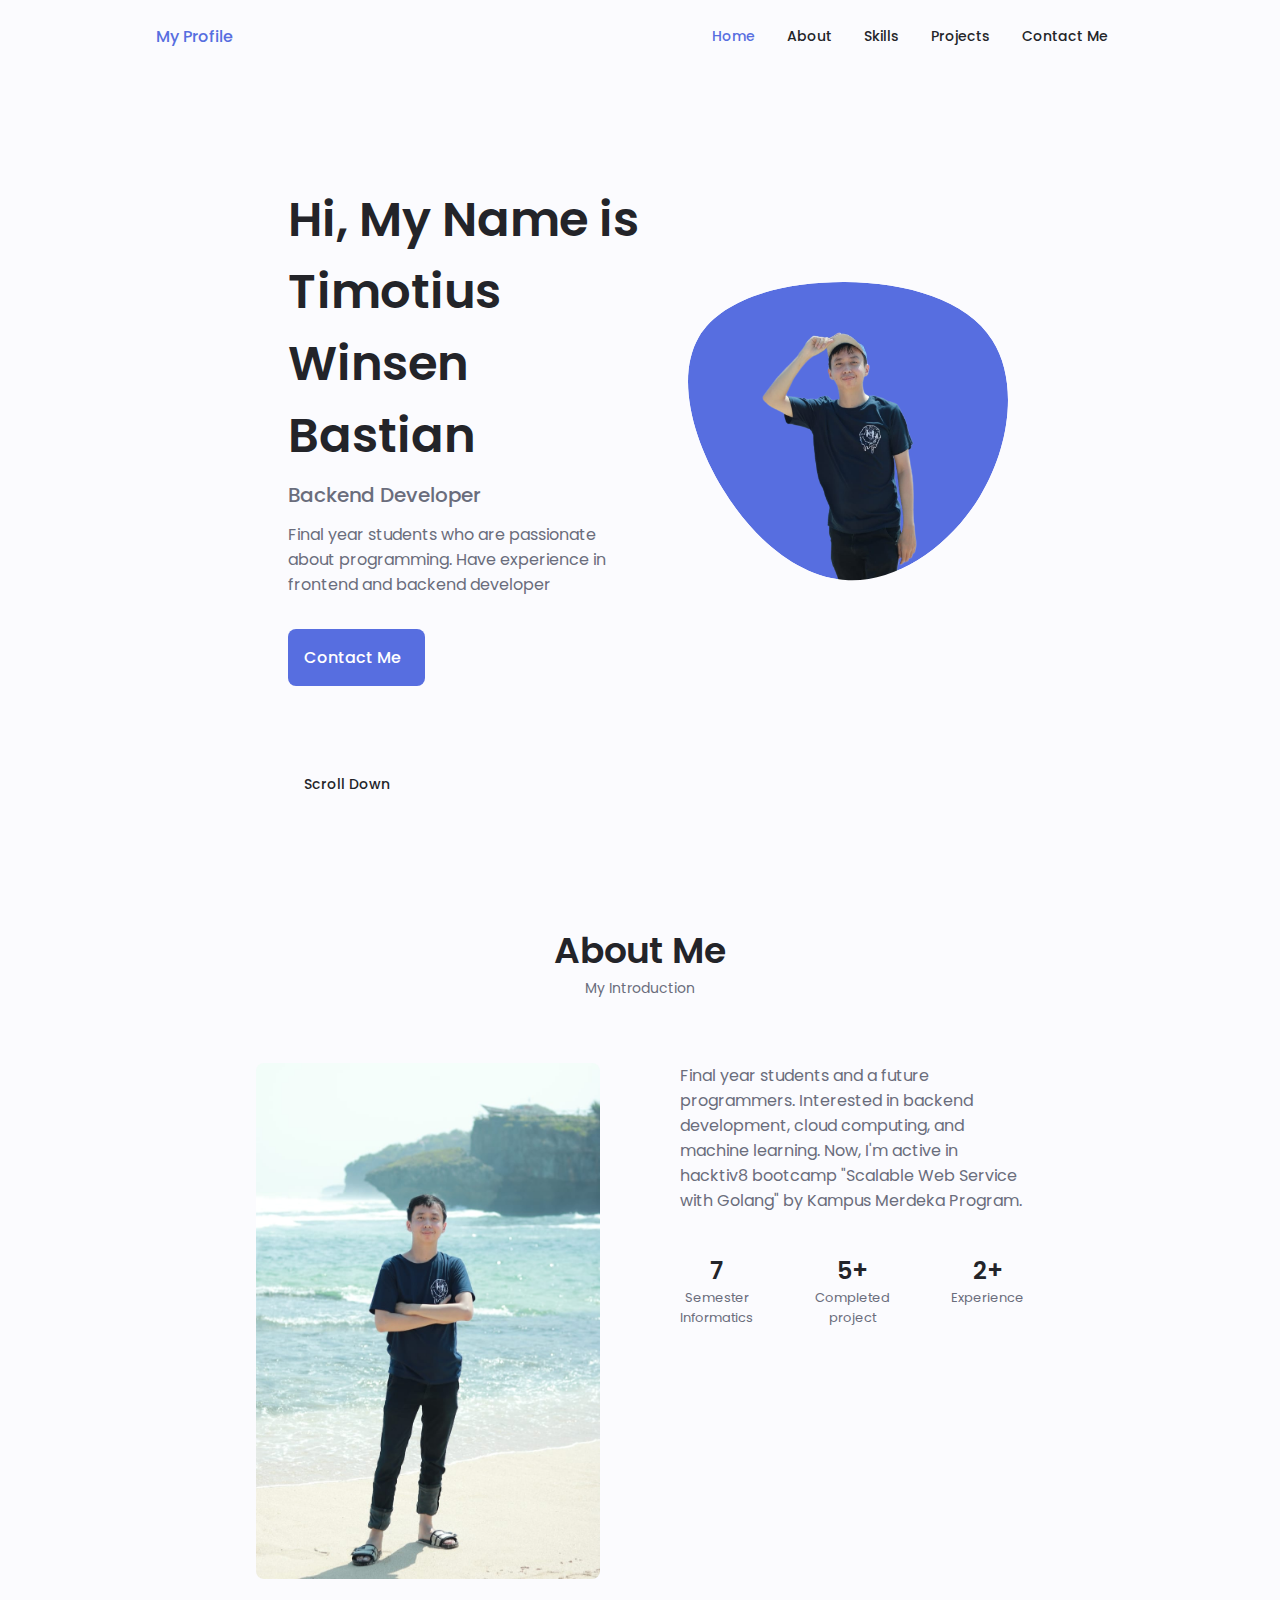
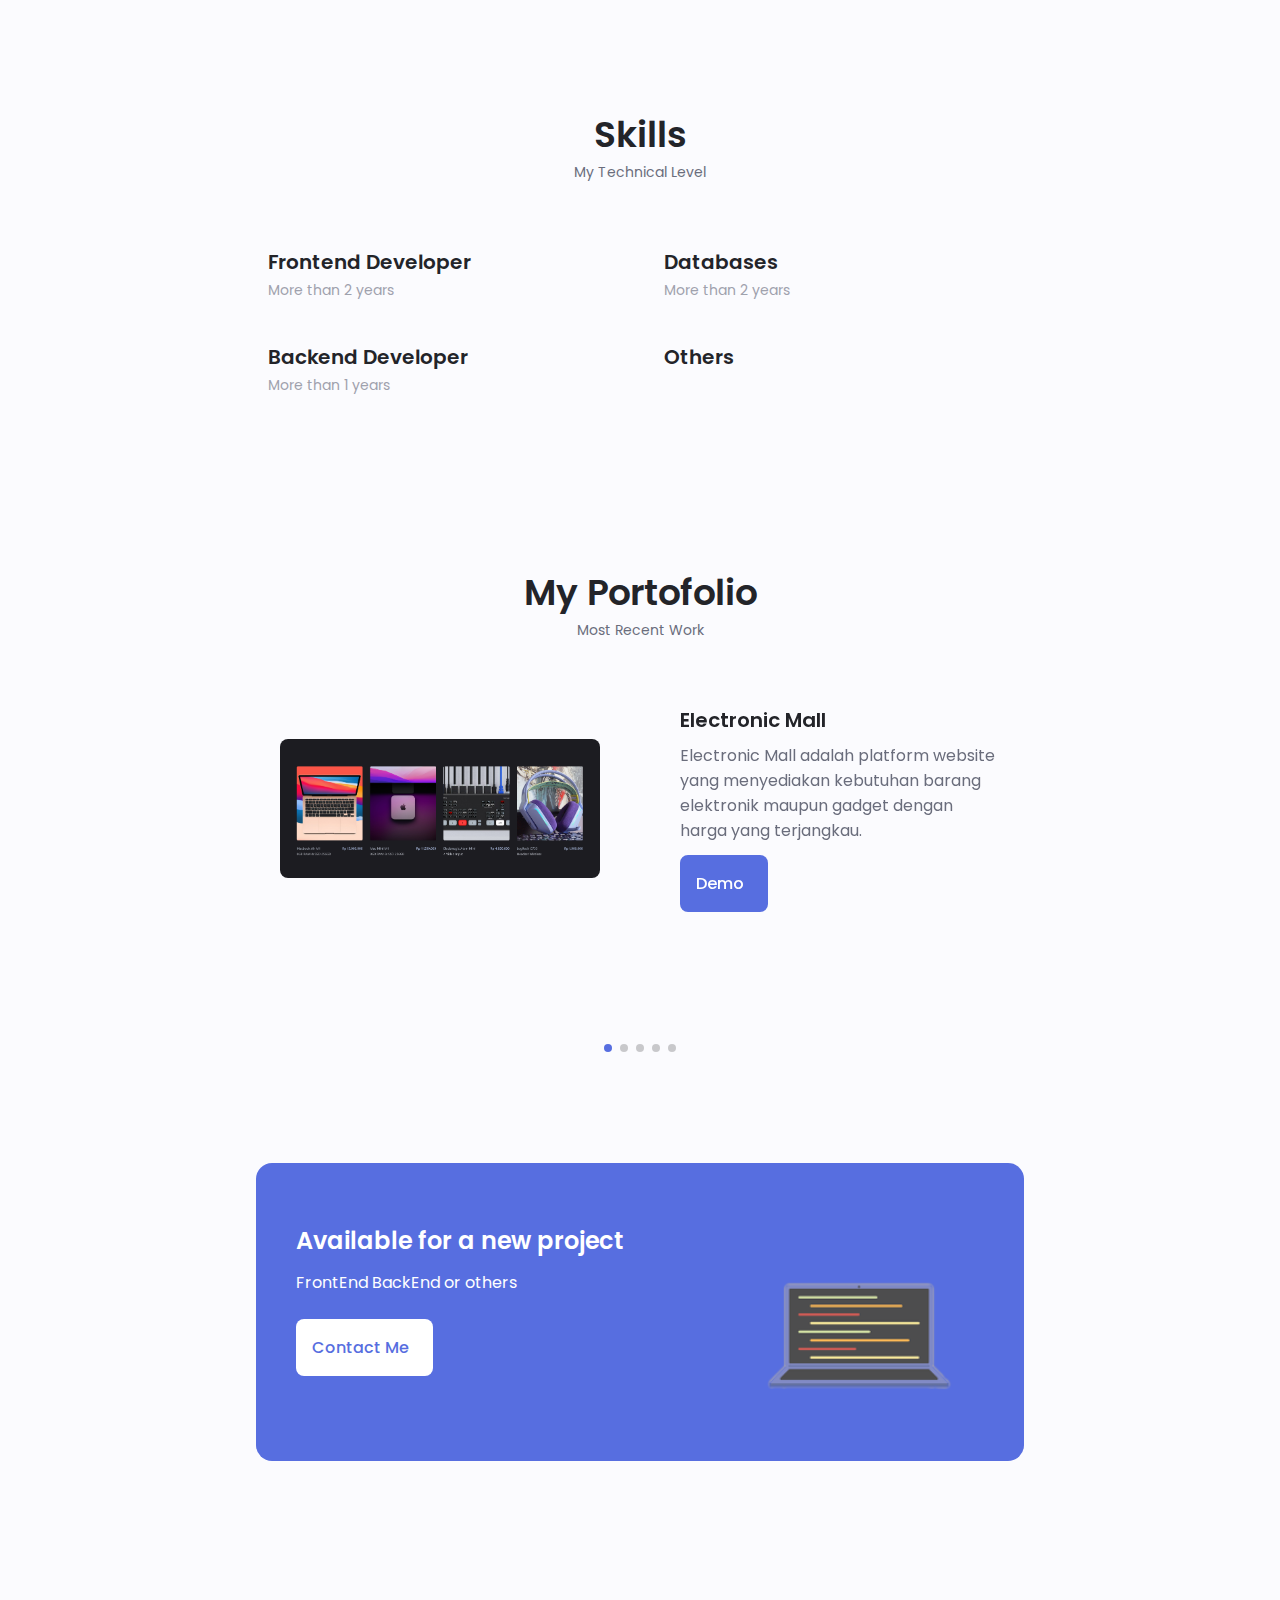
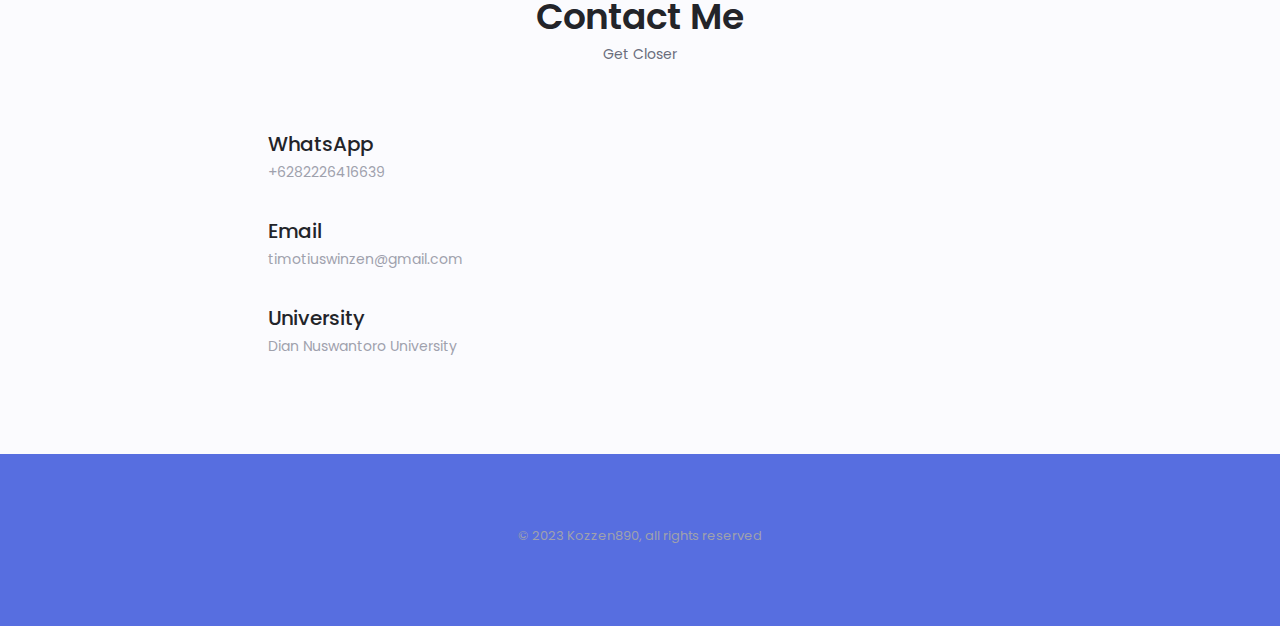
<file: index.html>
<!DOCTYPE html>
<html lang="en">
  <head>
    <meta charset="UTF-8" />
    <meta name="viewport" content="width=device-width, initial-scale=1.0" />
    <title>My Personal Website</title>
    <!--==================== UNICONS ====================-->
    <link rel="stylesheet" href="https://unicons.iconscout.com/release/v4.0.8/css/line.css" />
    <!--==================== SWIPER CSS ====================-->
    <link rel="stylesheet" href="https://cdn.jsdelivr.net/npm/swiper@11.0.5/swiper-bundle.min.css">

    <!--==================== CSS ====================-->
    <link rel="stylesheet" href="./assets/style.css" />
  </head>
  <body>
    <header class="header" id="header">
      <nav class="nav container">
        <a href="#" class="nav_logo">My Profile</a>

        <div class="nav_menu" id="nav-menu">
          <ul class="nav_list grid">
            <li class="nav_item">
              <a href="#home" class="nav_link active-link"> <i class="uil uil-estate nav_icon"></i> Home </a>
            </li>
            <li class="nav_item">
              <a href="#about" class="nav_link"> <i class="uil uil-user nav_icon"></i> About </a>
            </li>
            <li class="nav_item">
              <a href="#skills" class="nav_link"> <i class="uil uil-file-info-alt nav_icon"></i> Skills </a>
            </li>
            <li class="nav_item">
              <a href="#projects" class="nav_link"> <i class="uil uil-server-network nav_icon"></i> Projects </a>
            </li>
            <li class="nav_item">
              <a href="#messages" class="nav_link"> <i class="uil uil-message nav_icon"></i> Contact Me </a>
            </li>
          </ul>
          <i class="uil uil-times nav_close" id="nav-close"></i>
        </div>

        <div class="nav_btns">
          <i class="uil uil-moon change-theme" id="theme-button"></i>

          <div class="nav_toggle" id="nav-toggle">
            <i class="uil uil-apps"></i>
          </div>
        </div>
      </nav>
    </header>

    <main class="main">
      <!--==================== HOME ====================-->
      <section class="home section" id="home">
        <div class="home_container container grid">
          <div class="home_content grid">
            <div class="home_social">
              <a href="https://www.linkedin.com/in/timotius-winsen-bastian-09208426a/" class="home_social-icon">
                <i class="uil uil-linkedin"></i>
              </a>
              <a href="https://github.com/Kozzen890" class="home_social-icon">
                <i class="uil uil-github"></i>
              </a>
              <a href="https://www.instagram.com/timwinsen18_/" class="home_social-icon">
                <i class="uil uil-instagram-alt"></i>
              </a>
            </div>

            <div class="home_img">
              <svg class="home_blob" viewBox="0 0 200 187" xmlns="http://www.w3.org/2000/svg" xmlns:xlink="http://www.w3.org/1999/xlink">
                <mask id="mask0" mask-type="alpha">
                  <path
                    d="M190.312 36.4879C206.582 62.1187 201.309 102.826 182.328 134.186C163.346 165.547 
        130.807 187.559 100.226 186.353C69.6454 185.297 41.0228 161.023 21.7403 129.362C2.45775 
        97.8511 -7.48481 59.1033 6.67581 34.5279C20.9871 10.1032 59.7028 -0.149132 97.9666 
        0.00163737C136.23 0.303176 174.193 10.857 190.312 36.4879Z"
                  />
                </mask>
                <g mask="url(#mask0)">
                  <path
                    d="M190.312 36.4879C206.582 62.1187 201.309 102.826 182.328 134.186C163.346 
        165.547 130.807 187.559 100.226 186.353C69.6454 185.297 41.0228 161.023 21.7403 
        129.362C2.45775 97.8511 -7.48481 59.1033 6.67581 34.5279C20.9871 10.1032 59.7028 
        -0.149132 97.9666 0.00163737C136.23 0.303176 174.193 10.857 190.312 36.4879Z"
                  />
                  <image class="home_blob-img" x="20" y="-50" xlink:href="assets/img/prof2.png" />
                </g>
              </svg>
            </div>

            <div class="home_data">
              <h1 class="home_title">Hi, My Name is Timotius Winsen Bastian</h1>
              <h3 class="home_subtitle">Backend Developer</h3>
              <p class="home_desc">Final year students who are passionate about programming. Have experience in frontend and backend developer</p>
              <a href="#messages" class="button button-flex"> Contact Me <i class="uil uil-message button_icon"></i> </a>
            </div>
          </div>
          <div class="home_scroll">
            <a href="#about" class="home_scroll-button button-flex">
              <i class="uil uil-mouse-alt-2 home_scroll-mouse"></i>
              <span class="home_scroll-name">Scroll Down</span>
              <i class="uil uil-arrow-down home_scroll-arrow"></i>
            </a>
          </div>
        </div>
      </section>

      <!--==================== ABOUT ====================-->
      <section class="about section" id="about">
        <h2 class="section_title">About Me</h2>
        <span class="section_subtitle">My Introduction</span>

        <div class="about_container container grid">
          <img src="./assets/img/profil.jpeg" alt="" class="about_img" />

          <div class="about_data">
            <p class="about_desc">
              Final year students and a future programmers. Interested in backend development, cloud computing, and machine learning. Now, I'm active in hacktiv8 bootcamp "Scalable Web Service with Golang" by Kampus Merdeka Program.
            </p>
            <div class="about_info">
              <div>
                <span class="about_info-title">7</span>
                <span class="about_info-name"
                  >Semester <br />
                  Informatics</span
                >
              </div>
              <div>
                <span class="about_info-title">5+</span>
                <span class="about_info-name"
                  >Completed <br />
                  project</span
                >
              </div>
              <div>
                <span class="about_info-title">2+</span>
                <span class="about_info-name">Experience</span>
              </div>
            </div>

            <!-- <div class="about_buttons">
              <a href="" class="button button-flex"></a>
            </div> -->
          </div>
        </div>
      </section>

      <!--==================== SKILLS ====================-->
      <section class="skills section" id="skills">
        <h2 class="section_title">Skills</h2>
        <span class="section_subtitle">My Technical Level</span>

        <div class="skills_container container grid">
          <div>
            <!-- SKILLS 1 -->
            <div class="skills_content skills_close">
              <div class="skills_header">
                <i class="uil uil-brackets-curly skills_icon"></i>

                <div>
                  <h1 class="skills_title">Frontend Developer</h1>
                  <span class="skills_subtitle">More than 2 years</span>
                </div>

                <i class="uil uil-angle-down skills_arrow"></i>
              </div>

              <div class="skill_list grid">
                <div class="skills_data">
                  <div class="skills_titles">
                    <h3 class="skills_name">HTML & CSS</h3>
                    <span class="skills_number">100%</span>
                  </div>
                  <div class="skills_bar">
                    <span class="skills_percentage skills_html"></span>
                  </div>
                </div>

                <div class="skills_data">
                  <div class="skills_titles">
                    <h3 class="skills_name">Bootstrap & Tailwind</h3>
                    <span class="skills_number">95%</span>
                  </div>
                  <div class="skills_bar">
                    <span class="skills_percentage skills_css"></span>
                  </div>
                </div>

                <div class="skills_data">
                  <div class="skills_titles">
                    <h3 class="skills_name">Javascript</h3>
                    <span class="skills_number">80%</span>
                  </div>
                  <div class="skills_bar">
                    <span class="skills_percentage skills_js"></span>
                  </div>
                </div>

                <div class="skills_data">
                  <div class="skills_titles">
                    <h3 class="skills_name">PHP</h3>
                    <span class="skills_number">80%</span>
                  </div>
                  <div class="skills_bar">
                    <span class="skills_percentage skills_php"></span>
                  </div>
                </div>

                <div class="skills_data">
                  <div class="skills_titles">
                    <h3 class="skills_name">CodeIgniter</h3>
                    <span class="skills_number">80%</span>
                  </div>
                  <div class="skills_bar">
                    <span class="skills_percentage skills_ci"></span>
                  </div>
                </div>

                <div class="skills_data">
                  <div class="skills_titles">
                    <h3 class="skills_name">Laravel</h3>
                    <span class="skills_number">70%</span>
                  </div>
                  <div class="skills_bar">
                    <span class="skills_percentage skills_laravel"></span>
                  </div>
                </div>

                <div class="skills_data">
                  <div class="skills_titles">
                    <h3 class="skills_name">React JS [Novice]</h3>
                    <span class="skills_number">55%</span>
                  </div>
                  <div class="skills_bar">
                    <span class="skills_percentage skills_react"></span>
                  </div>
                </div>
              </div>
            </div>

            <!-- SKILLS 2 -->
            <div class="skills_content skills_close">
              <div class="skills_header">
                <i class="uil uil-server-network skills_icon"></i>

                <div>
                  <h1 class="skills_title">Backend Developer</h1>
                  <span class="skills_subtitle">More than 1 years</span>
                </div>

                <i class="uil uil-angle-down skills_arrow"></i>
              </div>

              <div class="skill_list grid">
                <div class="skills_data">
                  <div class="skills_titles">
                    <h3 class="skills_name">Express JS</h3>
                    <span class="skills_number">85%</span>
                  </div>
                  <div class="skills_bar">
                    <span class="skills_percentage skills_express_js"></span>
                  </div>
                </div>

                <div class="skills_data">
                  <div class="skills_titles">
                    <h3 class="skills_name">Golang</h3>
                    <span class="skills_number">90%</span>
                  </div>
                  <div class="skills_bar">
                    <span class="skills_percentage skills_golang"></span>
                  </div>
                </div>

                <div class="skills_data">
                  <div class="skills_titles">
                    <h3 class="skills_name">Node Js</h3>
                    <span class="skills_number">95%</span>
                  </div>
                  <div class="skills_bar">
                    <span class="skills_percentage skills_node_js"></span>
                  </div>
                </div>

                <div class="skills_data">
                  <div class="skills_titles">
                    <h3 class="skills_name">Python</h3>
                    <span class="skills_number">65%</span>
                  </div>
                  <div class="skills_bar">
                    <span class="skills_percentage skills_py"></span>
                  </div>
                </div>

                <div class="skills_data">
                  <div class="skills_titles">
                    <h3 class="skills_name">Flask</h3>
                    <span class="skills_number">65%</span>
                  </div>
                  <div class="skills_bar">
                    <span class="skills_percentage skills_flask"></span>
                  </div>
                </div>

                <div class="skills_data">
                  <div class="skills_titles">
                    <h3 class="skills_name">Google Cloud Platform [GCP]</h3>
                    <span class="skills_number">85%</span>
                  </div>
                  <div class="skills_bar">
                    <span class="skills_percentage skills_gcp"></span>
                  </div>
                </div>
              </div>
            </div>
          </div>

          <div>
            <!-- SKILLS 3 -->
            <div class="skills_content skills_close">
              <div class="skills_header">
                <i class="uil uil-database skills_icon"></i>

                <div>
                  <h1 class="skills_title">Databases</h1>
                  <span class="skills_subtitle">More than 2 years</span>
                </div>

                <i class="uil uil-angle-down skills_arrow"></i>
              </div>

              <div class="skill_list grid">
                <div class="skills_data">
                  <div class="skills_titles">
                    <h3 class="skills_name">MySQL</h3>
                    <span class="skills_number">95%</span>
                  </div>
                  <div class="skills_bar">
                    <span class="skills_percentage skills_mysql"></span>
                  </div>
                </div>

                <div class="skills_data">
                  <div class="skills_titles">
                    <h3 class="skills_name">PostgreSQL</h3>
                    <span class="skills_number">90%</span>
                  </div>
                  <div class="skills_bar">
                    <span class="skills_percentage skills_postgres"></span>
                  </div>
                </div>

                <div class="skills_data">
                  <div class="skills_titles">
                    <h3 class="skills_name">NOSQL DMBS [Novice]</h3>
                    <span class="skills_number">20%</span>
                  </div>
                  <div class="skills_bar">
                    <span class="skills_percentage skills_nosql"></span>
                  </div>
                </div>
              </div>
            </div>

            <!-- SKILLS 4 -->
            <div class="skills_content skills_close">
              <div class="skills_header">
                <i class="uil uil-ellipsis-h skills_icon"></i>

                <div>
                  <h1 class="skills_title">Others</h1>
                </div>
                <i class="uil uil-angle-down skills_arrow"></i>
              </div>

              <div class="skill_list grid">
                <div class="skills_data">
                  <div class="skills_titles">
                    <h3 class="skills_name">Football</h3>
                    <span class="skills_number">Intermediate</span>
                  </div>
                </div>

              <div class="skill_list grid">
                <div class="skills_data">
                  <div class="skills_titles">
                    <h3 class="skills_name">Railway App [Deployment]</h3>
                    <span class="skills_number">Proficient</span>
                  </div>
                </div>

                <div class="skills_data">
                  <div class="skills_titles">
                    <h3 class="skills_name">Badminton</h3>
                    <span class="skills_number">Intermediate</span>
                  </div>
                </div>

                <div class="skills_data">
                  <div class="skills_titles">
                    <h3 class="skills_name">Chess</h3>
                    <span class="skills_number">Intermediate</span>
                  </div>
                </div>
                <div class="skills_data">
                  <div class="skills_titles">
                    <h3 class="skills_name">Music [Drum & Cajon]</h3>
                    <span class="skills_number">Intermediate</span>
                  </div>
                </div>

                <div class="skills_data">
                  <div class="skills_titles">
                    <h3 class="skills_name">BroadCast Engineer</h3>
                    <span class="skills_number">Proficient</span>
                  </div>
                </div>

                <div class="skills_data">
                  <div class="skills_titles">
                    <h3 class="skills_name">Switcher</h3>
                    <span class="skills_number">Intermediate</span>
                  </div>
                </div>

                <div class="skills_data">
                  <div class="skills_titles">
                    <h3 class="skills_name">Editing</h3>
                    <span class="skills_number">Novice</span>
                  </div>
                </div>

                <div class="skills_data">
                  <div class="skills_titles">
                    <h3 class="skills_name">English</h3>
                    <span class="skills_number">Intermediate</span>
                  </div>
                </div>
              </div>
            </div>
          </div>
        </div>
      </section>

      <!--==================== PORTFOLIO ====================-->
      <section class="portfolio section" id="projects">
        <h2 class="section_title">My Portofolio</h2>
        <span class="section_subtitle">Most Recent Work</span>

        <div class="portofolio_container container swiper mySwiper">
          <div class="swiper-wrapper">
            <!-- PORTOFOLIO 1 -->
            <div class="portofolio_content grid swiper-slide">
              <img src="./assets/img/portofolio1.png" alt="Portofolio 1 [Electronic Mall]" class="portofolio_img" />

              <div class="portofolio_data">
                <h3 class="portofolio_title">Electronic Mall</h3>
                <p class="portofolio_desc">Electronic Mall adalah platform website yang menyediakan kebutuhan barang elektronik maupun gadget dengan harga yang terjangkau.</p>
                <a href="err.html" class="button button-flex button-small portofolio_button">
                  Demo
                  <i class="uil uil-arrow-right button_icon"></i>
                </a>
              </div>
            </div>

            <!-- PORTOFOLIO 2 -->
            <div class="portofolio_content grid swiper-slide">
              <img src="./assets/img/portofolio2.png" alt="Portofolio 2 [Toko ABC]" class="portofolio_img" />

              <div class="portofolio_data">
                <h3 class="portofolio_title">Toko ABC</h3>
                <p class="portofolio_desc">Toko ABC adalah pengembangan website Electronic Mall dengan framework Code Igniter.</p>
                <a href="err.html" class="button button-flex button-small portofolio_button">
                  Demo
                  <i class="uil uil-arrow-right button_icon"></i>
                </a>
              </div>
            </div>

            <!-- PORTOFOLIO 3 -->
            <div class="portofolio_content grid swiper-slide">
              <img src="./assets/img/portofolio3.png" alt="Portofolio 3 [Grovio]" class="portofolio_img" />

              <div class="portofolio_data">
                <h3 class="portofolio_title">Grovio</h3>
                <p class="portofolio_desc">Bangkit Academy 2023 Final Project - Grovio adalah Aplikasi mobile yang berguna untuk membuat daftar/list belanjaan bahan makakan. Aplikasi ini juga memiliki fitur Recomendation Store [Menentukan toko terdekat berdasarkan lokasi saat ini]</p>
                <a href="err.html" class="button button-flex button-small portofolio_button">
                  Demo
                  <i class="uil uil-arrow-right button_icon"></i>
                </a>

              </div>
            </div>

            <!-- PORTOFOLIO 4 -->
            <div class="portofolio_content grid swiper-slide">
              <img src="./assets/img/portofolio4.png" alt="Portofolio 4 [My-Gram]" class="portofolio_img" />

              <div class="portofolio_data">
                <h3 class="portofolio_title">MyGram Website Application</h3>
                <p class="portofolio_desc">Final Project 2 Hacktiv8 - My Gram adalah backend Service untuk aplikasi semacam instagram meliputi user, comments, social media, dan juga photo secara simple.</p>
                <a href="err.html" class="button button-flex button-small portofolio_button">
                  Demo
                  <i class="uil uil-arrow-right button_icon"></i>
                </a>
              
              </div>
            </div>

            <!-- PORTOFOLIO 5 -->
            <div class="portofolio_content grid swiper-slide">
              <img src="./assets/img/portofolio5.png" alt="Portofolio 5 [Todo-List]" class="portofolio_img" />

              <div class="portofolio_data">
                <h3 class="portofolio_title">Todo List Backend Service</h3>
                <p class="portofolio_desc">Final Project 1 Hacktiv8 - Todo List adalah sebuah backend Service untuk melakukan CRUD pada todos.</p>
                <a href="err.html" class="button button-flex button-small portofolio_button">
                  Demo
                  <i class="uil uil-arrow-right button_icon"></i>
                </a>

              </div>
            </div>
          </div>

          <!-- Add Arrows -->
          <div class="swiper-button-next">
            <i class="uil uil-angle-right swiper-portofolio-icon"></i>
          </div>
          <div class="swiper-button-prev">
            <i class="uil uil-angle-left swiper-portofolio-icon"></i>
          </div>

          <!-- Add Pagination -->
          <div class="swiper-pagination"></div>
        </div>
      </section>

      <!--==================== PROJECT IN MIND ====================-->
      <section class="project section">
        <div class="project_bg">
          <div class="project_container container grid">
            <div class="project_data">
              <h2 class="project_title">Available for a new project</h2>
              <p class="project_desc">FrontEnd BackEnd or others</p>
              <a href="#messages" class="button button-flex button-white"> Contact Me
                <i class="uil uil-chat project_icon button_icon"></i>
              </a>
            </div>

            <img src="./assets/img/background.png" alt="" class="project_img">
          </div>
        </div>
      </section>

      <!--==================== CONTACT ME ====================-->
      <section class="contact section" id="messages">
        <h2 class="section_title">Contact Me</h2>
        <span class="section_subtitle">Get Closer</span>

        <div class="contact_container container grid">
          <div>
            <div class="contact_info">
              <i class="uil uil-phone contact_icon"></i>

              <div>
                <h3 class="contact_title">WhatsApp</h3>
                <span class="contact_subtitle">+6282226416639</span>
              </div>
            </div>

            <div class="contact_info">
              <i class="uil uil-envelope-alt contact_icon"></i>

              <div>
                <h3 class="contact_title">Email</h3>
                <span class="contact_subtitle">timotiuswinzen@gmail.com</span>
              </div>
            </div>

            <div class="contact_info">
              <i class="uil uil-university contact_icon"></i>

              <div>
                <h3 class="contact_title">University</h3>
                <span class="contact_subtitle">Dian Nuswantoro University</span>
              </div>
            </div>
          </div>
        </div>
      </section>
    </main>

    <!--==================== FOOTER ====================-->
    <footer class="footer">
      <div class="footer_bg">
        <p class="footer_copy">&#169; 2023 Kozzen890, all rights reserved</p>
      </div>
    </footer>

    <!--==================== SCROLL TOP ====================-->
    <a href="#" class="scrollup" id="scroll-up">
      <i class="uil uil-arrow-up scroll-up-icon"></i>
    </a>

    <!--==================== SWIPER JS ====================-->
    <script src="https://cdn.jsdelivr.net/npm/swiper@11.0.5/swiper-bundle.min.js"></script>

    <!--==================== MAIN JS ====================-->
    <script src="./assets/js/main.js"></script>
  </body>
</html>
</file>
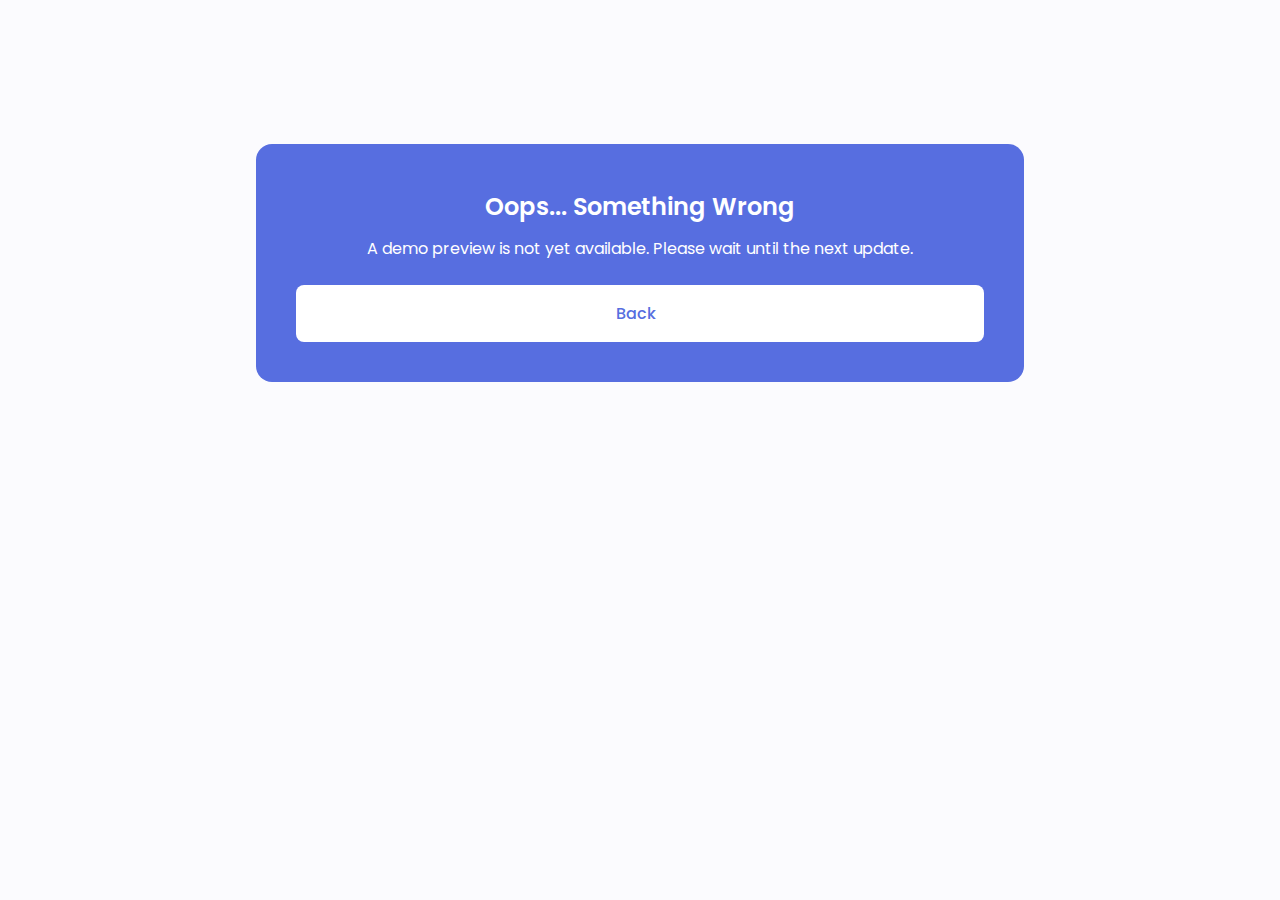
<file: err.html>
<!DOCTYPE html>
<html lang="en">
  <head>
    <meta charset="UTF-8" />
    <meta name="viewport" content="width=device-width, initial-scale=1.0" />
    <title>Something Wrong</title>
    <link rel="stylesheet" href="https://unicons.iconscout.com/release/v4.0.8/css/line.css" />
    <!--==================== SWIPER CSS ====================-->
    <link rel="stylesheet" href="https://cdn.jsdelivr.net/npm/swiper@11.0.5/swiper-bundle.min.css" />

    <!--==================== CSS ====================-->
    <link rel="stylesheet" href="./assets/style.css" />
  </head>
  <body>
    <header class="header" id="header">
      <nav class="nav container">
        <div class="nav_btns">
          <i class="uil uil-moon change-theme" id="theme-button"></i>

          <div class="nav_toggle" id="nav-toggle">
            <i class="uil uil-apps"></i>
          </div>
        </div>
      </nav>
    </header>

    <main>
      <section class="err section">
        <div class="err_bg">
          <div class="err_container container grid">
            <div class="err_data">
              <h2 class="err_title">Oops... Something Wrong</h2>
              <p class="err_desc">A demo preview is not yet available. Please wait until the next update.</p>
              <a href="/#projects" class="button button-flex button-white err_button">
                Back
                <i class="uil uil-arrow-left project_icon button_icon"></i>
              </a>
            </div>
          </div>
        </div>
      </section>
    </main>

    <!--==================== SWIPER JS ====================-->
    <script src="https://cdn.jsdelivr.net/npm/swiper@11.0.5/swiper-bundle.min.js"></script>

    <!--==================== MAIN JS ====================-->
    <script src="./assets/js/main.js"></script>
  </body>
</html>
</file>
<file: assets/style.css>
/*==================== GOOGLE FONTS ====================*/
@import url("https://fonts.googleapis.com/css2?family=Poppins:wght@400;500;600&display=swap");

/*==================== VARIABLES CSS ====================*/
:root {
  --header-height: 3rem;

  /*========== Colors ==========*/
  /* Change favorite color */
  --hue-color: 230; /*Purple 250 - Green 142 - Blue 230 - Pink 340*/

  /* HSL color mode */
  --first-color: hsl(var(--hue-color), 69%, 61%);
  --first-color-second: hsl(var(--hue-color), 69%, 61%);
  --first-color-alt: hsl(var(--hue-color), 57%, 53%);
  --first-color-lighter: hsl(var(--hue-color), 92%, 85%);
  --title-color: hsl(var(--hue-color), 8%, 15%);
  --text-color: hsl(var(--hue-color), 8%, 45%);
  --text-color-light: hsl(var(--hue-color), 8%, 65%);
  --input-color: hsl(var(--hue-color), 70%, 96%);
  --body-color: hsl(var(--hue-color), 60%, 99%);
  --container-color: #fff;
  --scroll-bar-color: hsl(var(--hue-color), 12%, 90%);
  --scroll-thumb-color: hsl(var(--hue-color), 12%, 80%);

  /*========== Font and typography ==========*/
  --body-font: "Poppins", sans-serif;

  /* .5rem = 8px, 1rem = 16px, 1.5rem = 24px ... */
  --big-font-size: 2rem;
  --h1-font-size: 1.5rem;
  --h2-font-size: 1.25rem;
  --h3-font-size: 1.125rem;
  --normal-font-size: 0.938rem;
  --small-font-size: 0.813rem;
  --smaller-font-size: 0.75rem;

  /*========== Font weight ==========*/
  --font-medium: 500;
  --font-semi-bold: 600;

  /*========== Margenes Bottom ==========*/
  /* .25rem = 4px, .5rem = 8px, .75rem = 12px ... */
  --mb-0-25: 0.25rem;
  --mb-0-5: 0.5rem;
  --mb-0-75: 0.75rem;
  --mb-1: 1rem;
  --mb-1-5: 1.5rem;
  --mb-2: 2rem;
  --mb-2-5: 2.5rem;
  --mb-3: 3rem;

  /*========== z index ==========*/
  --z-tooltip: 10;
  --z-fixed: 100;
  --z-modal: 1000;
}

/* Font size for large devices */
@media screen and (min-width: 968px) {
  :root {
    --big-font-size: 3rem;
    --h1-font-size: 2.25rem;
    --h2-font-size: 1.5rem;
    --h3-font-size: 1.25rem;
    --normal-font-size: 1rem;
    --small-font-size: 0.875rem;
    --smaller-font-size: 0.813rem;
  }
}

/*========== Variables Dark theme ==========*/
body.dark-theme {
  /* HSL color mode */
  --first-color-second: hsl(var(--hue-color), 30%, 8%);
  --title-color: hsl(var(--hue-color), 8%, 95%);
  --text-color: hsl(var(--hue-color), 8%, 75%);
  --input-color: hsl(var(--hue-color), 29%, 16%);
  --body-color: hsl(var(--hue-color), 28%, 12%);
  --container-color: hsl(var(--hue-color), 29%, 16%);
  --scroll-bar-color: hsl(var(--hue-color), 12%, 48%);
  --scroll-thumb-color: hsl(var(--hue-color), 12%, 36%);
}

/*========== Button Dark/Light ==========*/
.nav_btns {
  display: flex;
  align-items: center;
}

.change-theme {
  font-size: 1.25rem;
  color: var(--title-color);
  margin-right: var(--mb-1);
  cursor: pointer;
}

.change-theme:hover {
  color: var(--first-color);
}

/*==================== BASE ====================*/
* {
  box-sizing: border-box;
  padding: 0;
  margin: 0;
}

html {
  scroll-behavior: smooth;
}

body {
  margin: 0 0 var(--header-height) 0;
  font-family: var(--body-font);
  font-size: var(--normal-font-size);
  background-color: var(--body-color);
  color: var(--text-color);
}

h1,
h2,
h3,
h4 {
  color: var(--title-color);
  font-weight: var(--font-semi-bold);
}

ul {
  list-style: none;
}

a {
  text-decoration: none;
}

img {
  max-width: 100%;
  height: auto;
}

/*==================== REUSABLE CSS CLASSES ====================*/
.section {
  padding: 2rem 0 4rem;
}

.section_title {
  font-size: var(--h1-font-size);
  color: var(--title-color);
}

.section_subtitle {
  display: block;
  font-size: var(--small-font-size);
  margin-bottom: var(--mb-3);
}

.section_title,
.section_subtitle {
  text-align: center;
}

/*==================== LAYOUT ====================*/
.container {
  max-width: 768px;
  margin-left: var(--mb-1-5);
  margin-right: var(--mb-1-5);
}

.grid {
  display: grid;
  gap: 1.5rem;
}

.header {
  width: 100%;
  position: fixed;
  bottom: 0;
  left: 0;
  z-index: var(--z-fixed);
  background-color: var(--body-color);
}

/*==================== NAV ====================*/
.nav {
  max-width: 968px;
  height: var(--header-height);
  display: flex;
  justify-content: space-between;
  align-items: center;
}

.nav_logo,
.nav_toggle {
  color: var(--first-color);
  font-weight: var(--font-medium);
}

.nav_logo:hover {
  color: var(--first-color);
}
.nav_toggle {
  font-size: 1.1rem;
  cursor: pointer;
}

.nav_toggle:hover {
  color: var(--first-color);
}

@media screen and (max-width: 767px) {
  .nav_menu {
    position: fixed;
    bottom: -100%;
    left: 0;
    width: 100%;
    background-color: var(--body-color);
    padding: 2rem 1.5rem 4rem;
    border-radius: 1.5rem 1.5rem 0 0;
    transition: 0.3s;
  }
}

.nav_list {
  grid-template-columns: repeat(3, 1fr);
  gap: 2rem;
}

.nav_link {
  display: flex;
  flex-direction: column;
  align-items: center;
  font-size: var(--small-font-size);
  color: var(--title-color);
  font-weight: var(--font-medium);
}

.nav_link:hover {
  color: var(--first-color);
}

.nav_icon {
  font-size: 1.2 rem;
}

.nav_close {
  position: absolute;
  right: 1.3rem;
  bottom: 0.5rem;
  font-size: 1.5rem;
  cursor: pointer;
  color: var(--first-color);
}

.nav_close:hover {
  color: var(--first-color-alt);
}

/* show menu */
.show-menu {
  bottom: 0;
}
/* Active link */
.active-link {
  color: var(--first-color);
}

/* Change background header */
.scroll-header {
  box-shadow: 0 -1px 4px rgba(0, 0, 0, 0.15);
}

/*==================== HOME ====================*/
.home_container {
  gap: 1rem;
}

.home_content {
  grid-template-columns: 0.5fr 3fr;
  padding-top: 3.5rem;
  align-items: center;
}

.home_social {
  display: grid;
  grid-template-columns: max-content;
  row-gap: 1rem;
}

.home_social-icon {
  font-size: 1.25rem;
  color: var(--first-color);
}

.home_social-icon:hover {
  color: var(--first-color-alt);
}

.home_blob {
  width: 250px;
  fill: var(--first-color);
}

.home_blob-img {
  width: 165px;
}

.home_data {
  grid-column: 1/3;
}

.home_title {
  font-size: var(--big-font-size);
  margin-bottom: var(--mb-0-5);
}

.home_subtitle {
  font-size: var(--h3-font-size);
  color: var(--text-color);
  font-weight: var(--font-medium);
  margin-bottom: var(--mb-0-75);
}

.home_desc {
  margin-bottom: var(--mb-2);
}

.home_scroll {
  display: none;
}

.home_scroll-button {
  color: var(--first-color);
  transition: 0.3s;
}

.home_scroll-button:hover {
  transform: translateY(0.25rem);
}

.home_scroll-mouse {
  font-size: 2rem;
}

.home_scroll-name {
  font-size: var(--small-font-size);
  color: var(--title-color);
  font-weight: var(--font-medium);
  margin-right: var(--mb-0-25);
}

.home_scroll-arrow {
  font-size: 1.25rem;
}

/*==================== BUTTONS ====================*/
.button {
  display: inline-block;
  background-color: var(--first-color);
  color: #fff;
  padding: 1rem;
  border-radius: 0.5rem;
  font-weight: var(--font-medium);
}

.button:hover {
  background-color: var(--first-color-alt);
}

.button_icon {
  font-size: 1.25rem;
  margin-left: var(--mb-0-5);
  transition: 0.3s;
}

.button-white {
  background-color: #fff;
  color: var(--first-color);
}

.button-white:hover {
  background-color: #fff;
}

.button-flex {
  display: inline-flex;
  align-items: center;
}

/*==================== ABOUT ====================*/
.about_img {
  width: 200px;
  border-radius: 0.5rem;
  justify-self: center;
  align-self: center;
}

.about_desc {
  text-align: center;
  margin-bottom: var(--mb-2-5);
}

.about_info {
  display: flex;
  justify-content: space-evenly;
  margin-bottom: var(--mb-2-5);
}

.about_info-title {
  font-size: var(--h2-font-size);
  font-weight: var(--font-semi-bold);
  color: var(--title-color);
}

.about_info-name {
  font-size: var(--smaller-font-size);
}

.about_info-title,
.about_info-name {
  display: block;
  text-align: center;
}

/*==================== SKILLS ====================*/
.skills_container {
  row-gap: 0;
}

.skills_open {
  margin-bottom: var(--mb-2-5);
}

.skills_header {
  display: flex;
  align-items: center;
  margin-bottom: var(--mb-2-5);
  cursor: pointer;
}

.skills_icon,
.skills_arrow {
  font-size: 2rem;
  color: var(--first-color);
}

.skills_icon {
  margin-right: var(--mb-0-75);
}

.skills_title {
  font-size: var(--h3-font-size);
}

.skills_subtitle {
  font-size: var(--small-font-size);
  color: var(--text-color-light);
}

.skills_arrow {
  margin-left: auto;
  transition: 0.4s;
}

.skills_titles {
  display: flex;
  justify-content: space-between;
  margin-bottom: var(--mb-0-5);
}

.skills_name {
  font-size: var(--normal-font-size);
  font-weight: var(--font-medium);
}

.skills_bar,
.skills_percentage {
  height: 5px;
  border-radius: 0.25rem;
}

.skills_bar {
  background-color: var(--first-color-lighter);
}

.skills_percentage {
  display: block;
  background-color: var(--first-color);
}

.skills_html {
  width: 100%;
}

.skills_css {
  width: 95%;
}

.skills_js {
  width: 80%;
}

.skills_php {
  width: 80%;
}

.skills_ci {
  width: 80%;
}

.skills_laravel {
  width: 70%;
}

.skills_react {
  width: 55%;
}

.skills_express_js {
  width: 85%;
}

.skills_golang {
  width: 90%;
}

.skills_node_js {
  width: 95%;
}

.skills_py {
  width: 65%;
}

.skills_flask {
  width: 65%;
}

.skills_gcp {
  width: 85%;
}

.skills_mysql {
  width: 95%;
}

.skills_postgres {
  width: 90%;
}

.skills_nosql {
  width: 20%;
}

.skills_close .skill_list {
  height: 0;
  overflow: hidden;
}

.skills_open .skills_list {
  height: max-content;
  margin-bottom: var(--mb-2-5);
}

.skills_open .skills_arrow {
  transform: rotate(-180deg);
}

/*==================== PORTFOLIO ====================*/
.portofolio_container {
  overflow: initial;
}

.portofolio_content {
  padding: 0 1.5rem;
}

.portofolio_img {
  width: 265px;
  border-radius: 0.5rem;
  justify-self: center;
}

.portofolio_title {
  font-size: var(--h3-font-size);
  margin-bottom: var(--mb-0-5);
}

.portofolio_desc {
  margin-bottom: var(--mb-0-75);
}

.portofolio_button:hover .button_icon {
  transform: translateX(0.25rem);
}

.portofolio_modal {
  position: fixed;
  top: 0;
  left: 0;
  right: 0;
  bottom: 0;
  background: rgba(0, 0, 0, 0.5);
  display: flex;
  align-items: center;
  justify-content: center;
  padding: 0 1rem;
  z-index: var(--z-modal);
  opacity: 0;
  visibility: hidden;
  transition: 0.3s;
}

.portofolio-modal-content {
  position: relative;
  background-color: var(--container-color);
  padding: 1.5rem;
  border-radius: 0.5rem;
}

.portofolio-modal-services {
  row-gap: 1rem;
}

/* .portofolio-modal-service {
  display: flex;
} */

.portofolio-modal-title {
  font-size: var(--h3-font-size);
  font-weight: var(--font-semi-bold);
  margin-bottom: var(--mb-0-5);
  margin-top: var(--mb-2);
  text-align: center;
}

.portofolio-modal-subtitle {
  font-size: var(--h3-font-size);
  font-weight: var(--font-medium);
  margin-bottom: var(--mb-0-5);
  text-align: center;
}

.portofolio_modal-close {
  position: absolute;
  top: 1rem;
  right: 1rem;
  font-size: 1.5rem;
  color: var(--first-color);
  cursor: pointer;
}

.active-modal {
  opacity: 1;
  visibility: visible;
}

.swiper-button-prev::after,
.swiper-button-next::after {
  content: "";
}

.swiper-portofolio-icon {
  font-size: 2rem;
  color: var(--first-color);
}

.swiper-button-prev {
  left: -0.5rem;
}

.swiper-button-next {
  right: -0.5rem;
}

.swiper-horizontal > .swiper-pagination-bullets {
  bottom: -2.5rem;
}

.swiper-pagination-bullet-active {
  background-color: var(--first-color);
}

.swiper-button-prev,
.swiper-button-next,
.swiper-pagination-bullet {
  outline: none;
}

/*==================== PROJECT IN MIND ====================*/
.project {
  text-align: center;
}

.project_bg {
  background-color: var(--first-color-second);
  padding-top: 3rem;
}

.project_title {
  font-size: var(--h2-font-size);
  margin-bottom: var(--mb-0-75);
}

.project_desc {
  margin-bottom: var(--mb-1-5);
}

.project_title,
.project_desc {
  color: #fff;
}

.project_img {
  width: 250px;
  justify-self: center;
}

/*==================== ERR SECTION ====================*/
.err {
  text-align: center;
}
.err_bg {
  background-color: var(--first-color-second);
  padding-top: 3rem;
}
.err_title {
  font-size: var(--h2-font-size);
  margin-bottom: var(--mb-0-75);
}
.err_desc {
  margin-bottom: var(--mb-1-5);
}

.err_title,
.err_desc {
  color: #fff;
}

/*==================== CONTACT ME ====================*/
.contact_container {
  row-gap: 3rem;
}

.contact_info {
  display: flex;
  margin-bottom: var(--mb-2);
}

.contact_icon {
  font-size: 2rem;
  color: var(--first-color);
  margin-right: var(--mb-0-75);
}

.contact_title {
  font-size: var(--h3-font-size);
  font-weight: var(--font-medium);
}

.contact_subtitle {
  font-size: var(--small-font-size);
  color: var(--text-color-light);
}

/*==================== FOOTER ====================*/
.footer {
  padding-top: 2rem;
}

.footer_bg {
  background-color: var(--first-color-second);
  padding: 2rem 0 0.2rem;
}

.footer_copy {
  font-size: var(--smaller-font-size);
  text-align: center;
  color: var(--text-color-light);
  margin-bottom: var(--mb-1-5);
}

/*========== SCROLL UP ==========*/
.scrollup {
  position: fixed;
  right: 1rem;
  bottom: -20%;
  background-color: var(--first-color);
  opacity: 0.8;
  padding: 0 0.3rem;
  border-radius: 0.4rem;
  z-index: var(--z-tooltip);
  transition: 0.4s;
}

.scrollup:hover {
  background-color: var(--first-color-alt);
}

.scroll-up-icon {
  font-size: 1.5rem;
  color: #fff;
}

/* Show scroll */
.show-scroll {
  bottom: 5rem;
}

/*========== SCROLL BAR ==========*/
::-webkit-scrollbar {
  width: 0.6rem;
  background-color: var(--scroll-bar-color);
  border-radius: 0.5rem;
}

::-webkit-scrollbar-thumb {
  background-color: var(--scroll-thumb-color-color);
  border-radius: 0.5rem;
}

::-webkit-scrollbar-thumb:hover {
  background-color: var(--text-color-light);
}

/*==================== MEDIA QUERIES ====================*/
/* For small devices */
@media screen and (max-width: 350px) {
  .container {
    margin-left: var(--mb-1);
    margin-right: var(--mb-1);
  }

  .err_container {
    padding: 2rem 2.5rem 2.5rem;
    grid-template-columns: 100% max-content;
    column-gap: 3rem;
  }

  .nav_menu {
    padding: 2rem 0.25rem 4rem;
  }

  .nav_list {
    column-gap: 0;
  }

  .home_content {
    grid-template-columns: 0.25fr 3fr;
  }
  .home_blob {
    width: 180px;
  }

  .skills_title {
    font-size: var(--normal-font-size);
  }

  .project_img {
    width: 200px;
  }
}

@media screen and (max-width: 567px) {
  .err_container {
    padding: 1rem 1.5rem 1.5rem;
    grid-template-columns: 60%;
    column-gap: 3rem;
  }
}

/* For medium devices */
@media screen and (min-width: 568px) {
  .home_content {
    grid-template-columns: max-content 1fr 1fr;
  }
  .home_data {
    grid-column: initial;
  }
  .home_img {
    order: 1;
    justify-self: center;
  }

  .about_container,
  .skills_container,
  .portofolio_content,
  .project_container,
  .contact_container {
    grid-template-columns: repeat(2, 1fr);
  }

  .err_container {
    padding: 2rem 2.5rem 2.5rem;
    grid-template-columns: 100% max-content;
    column-gap: 3rem;
  }
}

@media screen and (min-width: 768px) {
  .container {
    margin-left: auto;
    margin-right: auto;
  }

  body {
    margin: 0;
  }

  .section {
    padding: 6rem 0 2rem;
  }
  .section_subtitle {
    margin-bottom: 4rem;
  }

  .header {
    top: 0;
    bottom: initial;
  }

  .header,
  .main {
    padding: 0 1rem;
  }

  .nav {
    height: calc(var(--header-height) + 1.5rem);
    column-gap: 1rem;
  }

  .nav_icon,
  .nav_close,
  .nav_toggle {
    display: none;
  }
  .nav_list {
    display: flex;
    column-gap: 2rem;
  }
  .nav_menu {
    margin-left: auto;
  }
  .change-theme {
    margin: 0;
  }

  .home_container {
    row-gap: 5rem;
  }
  .home_content {
    padding-top: 5.5rem;
    column-gap: 2rem;
  }
  .home_blob {
    width: 270px;
  }
  .home_scroll {
    display: block;
  }
  .home_scroll-button {
    margin-left: 3rem;
  }

  .about_container {
    column-gap: 5rem;
  }
  .about_img {
    width: 350px;
  }
  .about_desc {
    text-align: initial;
  }
  .about_info {
    justify-content: space-between;
  }

  .portofolio_img {
    width: 320px;
  }
  .portofolio_content {
    align-items: center;
  }

  .project {
    text-align: initial;
  }
  .project_bg {
    background: none;
  }
  .project_container {
    background-color: var(--first-color-second);
    border-radius: 1rem;
    padding: 3rem 2.5rem 0;
    grid-template-columns: 1fr max-content;
    column-gap: 3rem;
  }
  .project_data {
    padding-top: 0.8rem;
  }

  .err {
    text-align: center;
  }
  .err_bg {
    background: none;
  }
  .err_title {
    text-align: center;
  }
  .err_desc {
    text-align: center;
  }
  .err_button {
    display: flex;
    align-items: center;
    justify-content: center;
  }
  .err_container {
    background-color: var(--first-color-second);
    border-radius: 1rem;
    padding: 2rem 2.5rem 2.5rem;
    grid-template-columns: 100% max-content;
    column-gap: 3rem;
  }
  .err_data {
    padding-top: 0.8rem;
  }

  .footer_bg {
    padding: 3rem 0 3.5rem;
  }
  .footer_copy {
    margin-top: 1.5rem;
  }
}

/* For large devices */
@media screen and (min-width: 1024px) {
  .header,
  .main {
    padding: 0;
  }

  .home_blob {
    width: 320px;
  }
  .home_social {
    transform: translateX(-6rem);
  }

  .portofolio_content {
    column-gap: 5rem;
  }
  .swiper-portofolio-icon {
    font-size: 3.5rem;
  }
  .swiper-button-prev {
    left: -3.5rem;
  }
  .swiper-button-next {
    right: -3.5rem;
  }
  .swiper-horizontal > .swiper-pagination-bullets {
    bottom: -4.5rem;
  }
}
</file>
